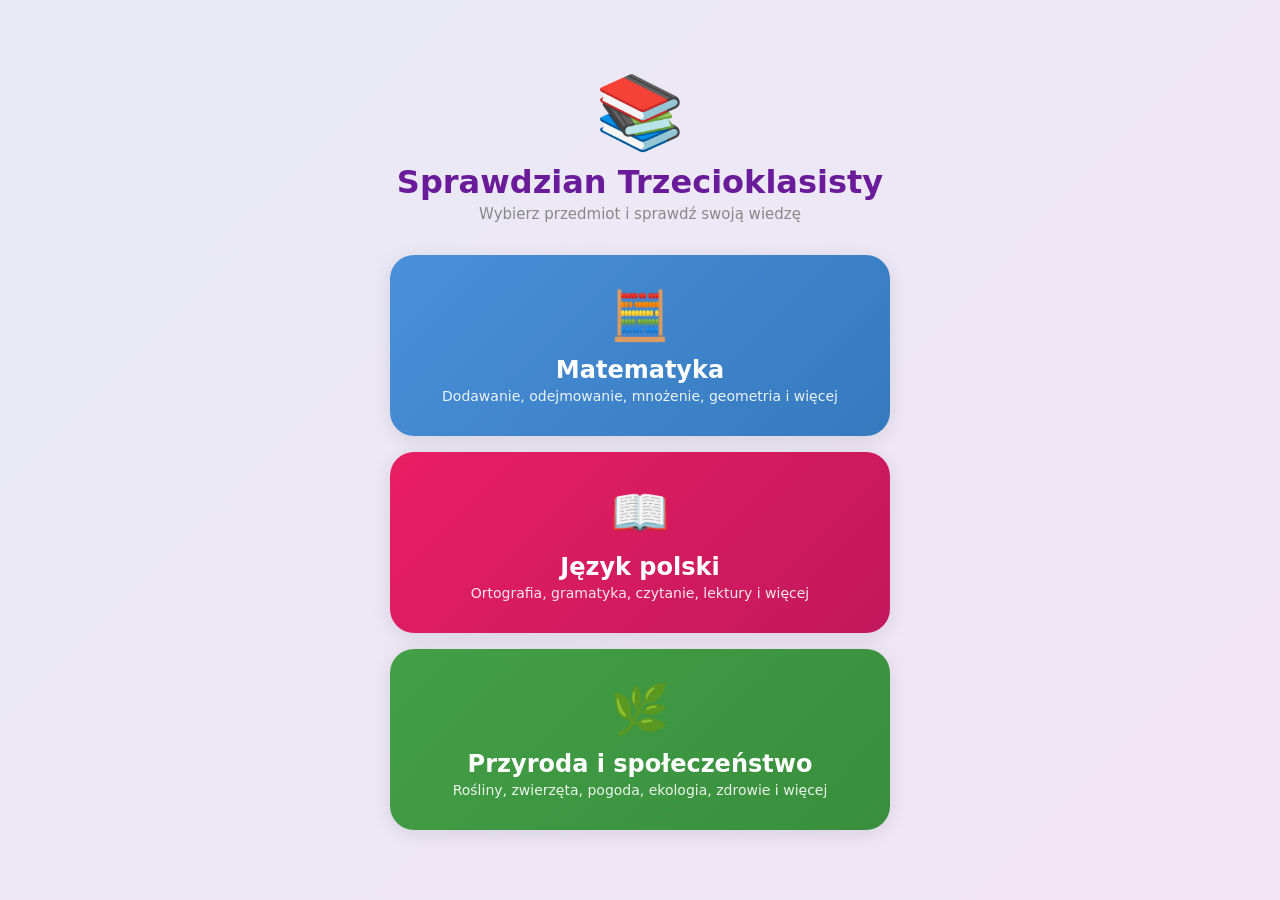
<file: index.html>
<!DOCTYPE html>
<html lang="pl">
<head>
  <meta charset="UTF-8">
  <meta name="viewport" content="width=device-width, initial-scale=1.0, maximum-scale=1.0, user-scalable=no">
  <meta name="theme-color" content="#6A1B9A">
  <meta name="description" content="Quiz edukacyjny dla klas 1-3 szkoły podstawowej">
  <title>Sprawdzian Trzecioklasisty</title>
  <style>
    * { margin: 0; padding: 0; box-sizing: border-box; }
    body {
      font-family: 'Segoe UI', system-ui, sans-serif;
      background: linear-gradient(135deg, #e8eaf6 0%, #f3e5f5 100%);
      min-height: 100vh;
      display: flex;
      align-items: center;
      justify-content: center;
      padding: 24px;
    }
    .container {
      max-width: 500px;
      width: 100%;
      text-align: center;
    }
    .logo { font-size: 72px; margin-bottom: 8px; }
    h1 {
      font-size: 32px; font-weight: 800;
      color: #6A1B9A; margin-bottom: 4px;
    }
    .subtitle {
      font-size: 15px; color: #888;
      margin-bottom: 32px;
    }
    .cards { display: flex; flex-direction: column; gap: 16px; }
    .card {
      display: block; padding: 32px 24px; cursor: pointer;
      border-radius: 24px; text-decoration: none;
      transition: all 0.25s; box-shadow: 0 4px 20px rgba(0,0,0,0.1);
    }
    .card:active { transform: scale(0.97); }
    .card-math { background: linear-gradient(135deg, #4A90D9, #357ABD); color: white; }
    .card-polish { background: linear-gradient(135deg, #E91E63, #C2185B); color: white; }
    .card-nature { background: linear-gradient(135deg, #43A047, #388E3C); color: white; }
    .card-icon { font-size: 48px; display: block; margin-bottom: 12px; }
    .card-title { font-size: 24px; font-weight: 700; margin-bottom: 4px; }
    .card-desc { font-size: 14px; opacity: 0.9; }
  </style>
</head>
<body>
  <div class="container">
    <div class="logo">📚</div>
    <h1>Sprawdzian Trzecioklasisty</h1>
    <p class="subtitle">Wybierz przedmiot i sprawdź swoją wiedzę</p>
    <div class="cards">
      <a class="card card-math" href="matematyka/">
        <span class="card-icon">🧮</span>
        <div class="card-title">Matematyka</div>
        <div class="card-desc">Dodawanie, odejmowanie, mnożenie, geometria i więcej</div>
      </a>
      <a class="card card-polish" href="jezyk-polski/">
        <span class="card-icon">📖</span>
        <div class="card-title">Język polski</div>
        <div class="card-desc">Ortografia, gramatyka, czytanie, lektury i więcej</div>
      </a>
      <a class="card card-nature" href="przyroda/">
        <span class="card-icon">🌿</span>
        <div class="card-title">Przyroda i społeczeństwo</div>
        <div class="card-desc">Rośliny, zwierzęta, pogoda, ekologia, zdrowie i więcej</div>
      </a>
    </div>
  </div>
</body>
</html>
</file>
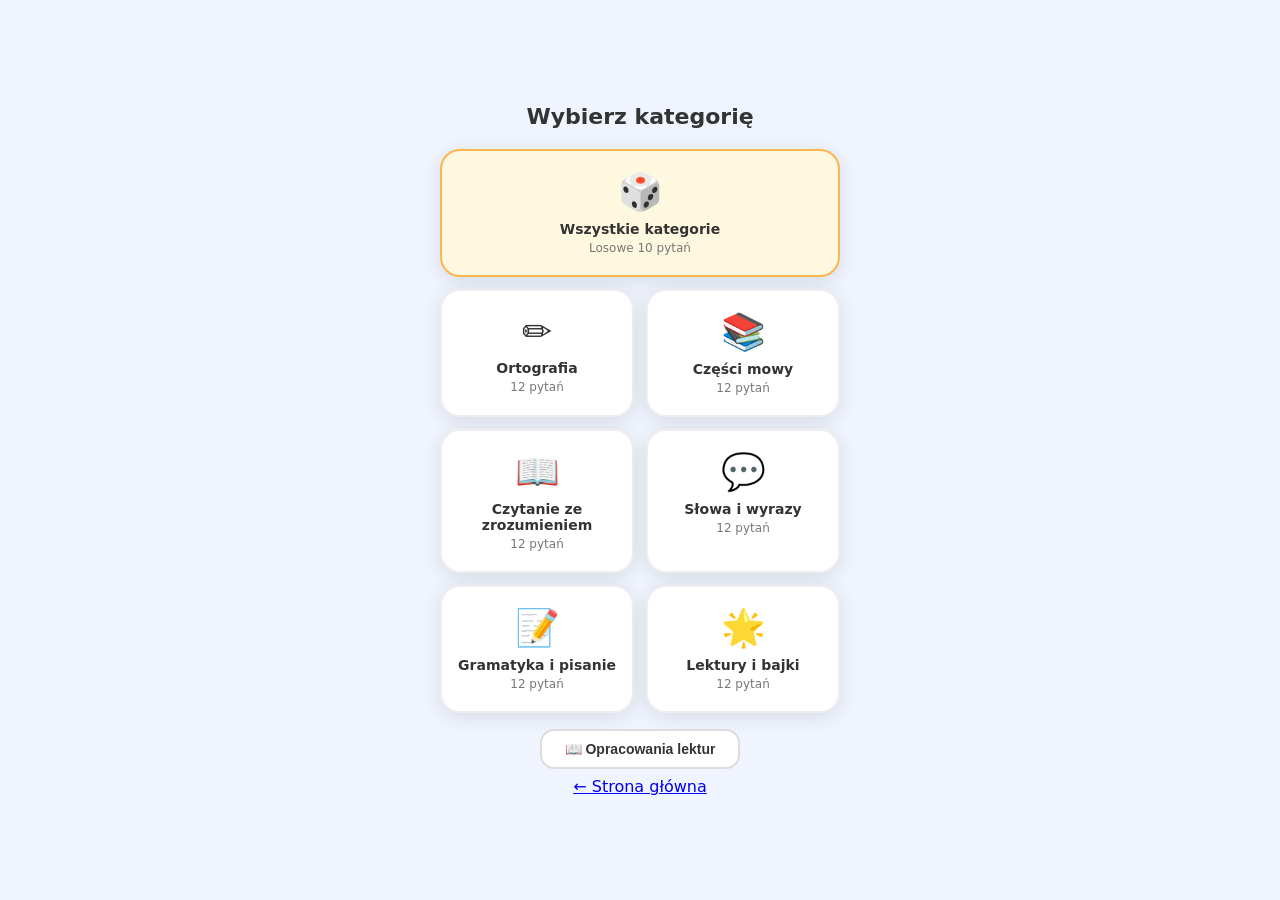
<file: jezyk-polski/index.html>
<!DOCTYPE html>
<html lang="pl">
<head>
  <meta charset="UTF-8">
  <meta name="viewport" content="width=device-width, initial-scale=1.0, maximum-scale=1.0, user-scalable=no">
  <meta name="theme-color" content="#E91E63">
  <meta name="description" content="Quiz z języka polskiego dla klas 1-3 szkoły podstawowej">
  <link rel="manifest" href="manifest.json">
  <link rel="apple-touch-icon" href="icons/icon-192.png">
  <title>Polski Mistrz - Quiz dla Trzecioklasisty</title>
  <link rel="stylesheet" href="css/style.css">
</head>
<body>
  <div id="app">
    <div id="screen-categories" class="screen active">
      <div class="container">
        <h2>Wybierz kategorię</h2>
        <div id="categories-list" class="categories-grid"></div>
        <button class="btn btn-secondary btn-small" onclick="showScreen('screen-lektury')" style="margin-top:16px">📖 Opracowania lektur</button>
        <a href="../" class="link-back" style="margin-top:8px">← Strona główna</a>
      </div>
    </div>

    <div id="screen-quiz" class="screen">
      <div class="container">
        <div id="quiz-header">
          <button class="btn-quit" onclick="quitQuiz()" aria-label="Opuść quiz">✕</button>
          <div id="quiz-progress">Pytanie <span id="current-question">1</span> z <span id="total-questions">10</span></div>
          <div id="quiz-timer">⏱ <span id="timer-display">00:00</span></div>
          <div id="quiz-score">⭐ <span id="score-display">0</span></div>
        </div>
        <div id="quiz-category-label" class="category-label"></div>
        <div id="question-text" class="question-text"></div>
        <button class="btn-notepad" onclick="toggleNotepad()" id="btn-notepad">📝 Notatnik</button>
        <div id="notepad-container" class="notepad-container hidden">
          <textarea id="notepad-text" class="notepad-textarea" placeholder="Tu możesz zanotować swoje przemyślenia..." rows="4"></textarea>
        </div>
        <div id="answers-container" class="answers"></div>
        <div id="explanation-box" class="explanation hidden">
          <div id="explanation-content"></div>
          <button class="btn btn-primary" onclick="nextQuestion()">Następne pytanie →</button>
        </div>
      </div>
    </div>

    <div id="screen-results" class="screen">
      <div class="container">
        <div class="results-header">
          <div class="results-icon">🏆</div>
          <h2>Koniec quizu!</h2>
        </div>
        <div id="results-summary" class="results-summary"></div>
        <div id="results-details" class="results-details"></div>
        <button class="btn btn-primary btn-large" onclick="showScreen('screen-categories')">Następny quiz</button>
        <a href="../" class="btn btn-secondary" style="margin-top:12px;text-decoration:none;display:inline-block">← Strona główna</a>
      </div>
    </div>

    <!-- Ekran opracowań lektur -->
    <div id="screen-lektury" class="screen">
      <div class="container">
        <div class="lektury-header">
          <button class="btn-quit" onclick="showScreen('screen-categories')" aria-label="Powrót">✕</button>
          <h2 style="flex:1;margin:0">📖 Opracowania lektur</h2>
        </div>
        <div id="lektury-list" class="lektury-list scrollable"></div>
      </div>
    </div>

    <!-- Ekran szczegółów lektury -->
    <div id="screen-lektura-detail" class="screen">
      <div class="container">
        <div class="lektury-header">
          <button class="btn-quit" onclick="showScreen('screen-lektury')" aria-label="Powrót">✕</button>
          <h2 style="flex:1;margin:0" id="lektura-detail-title">Tytuł</h2>
        </div>
        <div id="lektura-detail-content" class="lektura-detail scrollable"></div>
      </div>
    </div>
  </div>

  <script src="js/questions.js"></script>
  <script src="js/quiz.js"></script>
  <script src="js/app.js"></script>
</body>
</html>
</file>
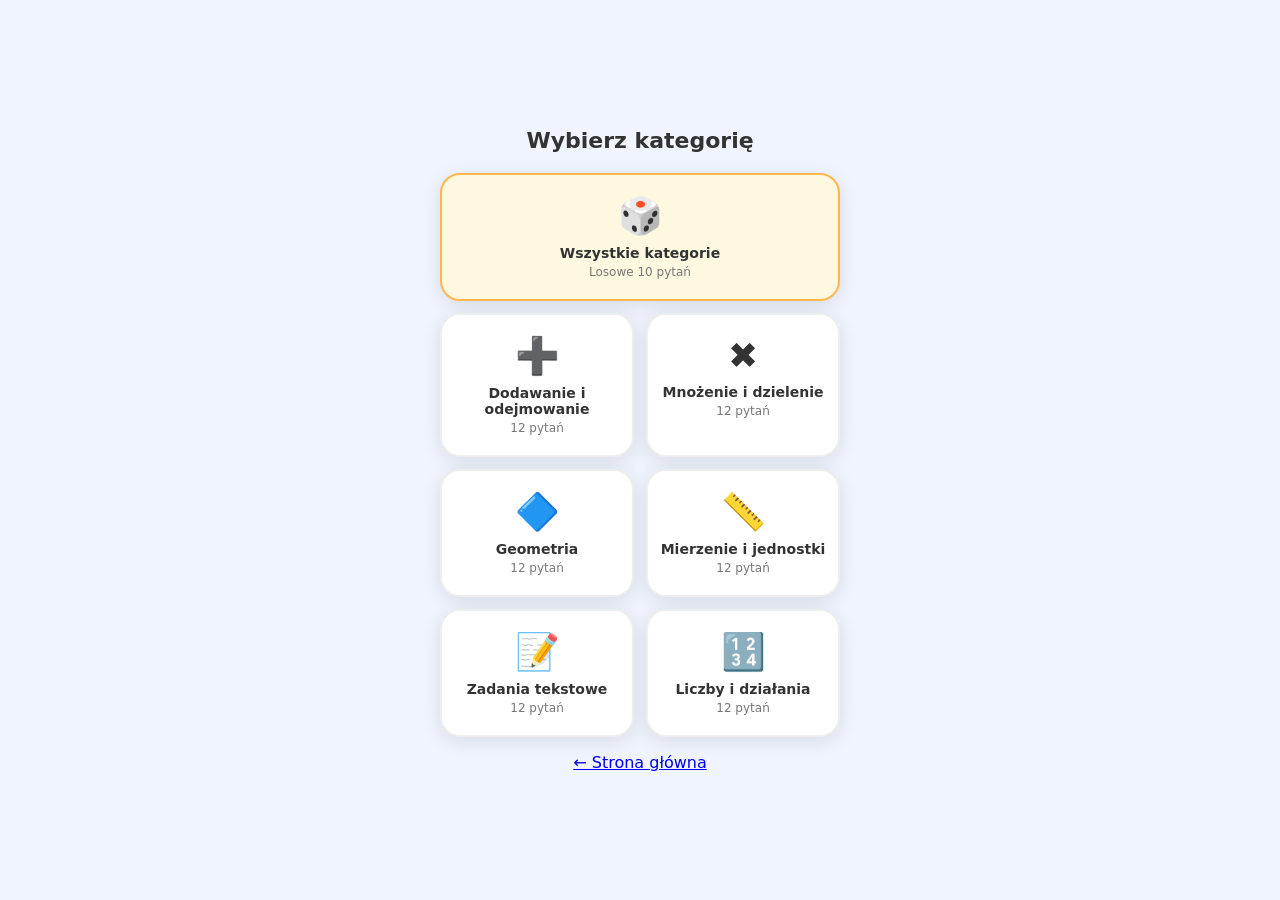
<file: matematyka/index.html>
<!DOCTYPE html>
<html lang="pl">
<head>
  <meta charset="UTF-8">
  <meta name="viewport" content="width=device-width, initial-scale=1.0, maximum-scale=1.0, user-scalable=no">
  <meta name="theme-color" content="#4A90D9">
  <meta name="description" content="Quiz matematyczny dla klas 1-3 szkoły podstawowej">
  <link rel="manifest" href="manifest.json">
  <link rel="apple-touch-icon" href="icons/icon-192.png">
  <title>Matematyczny Mistrz - Quiz dla Trzecioklasisty</title>
  <link rel="stylesheet" href="css/style.css">
</head>
<body>
  <div id="app">
    <!-- Ekran wyboru kategorii -->
    <div id="screen-categories" class="screen active">
      <div class="container">
        <h2>Wybierz kategorię</h2>
        <div id="categories-list" class="categories-grid"></div>
        <a href="../" class="link-back" style="margin-top:16px">← Strona główna</a>
      </div>
    </div>

    <!-- Ekran pytań -->
    <div id="screen-quiz" class="screen">
      <div class="container">
        <div id="quiz-header">
          <button class="btn-quit" onclick="quitQuiz()" aria-label="Opuść quiz">✕</button>
          <div id="quiz-progress">Pytanie <span id="current-question">1</span> z <span id="total-questions">10</span></div>
          <div id="quiz-timer">⏱ <span id="timer-display">00:00</span></div>
          <div id="quiz-score">⭐ <span id="score-display">0</span></div>
        </div>
        <div id="quiz-category-label" class="category-label"></div>
        <div id="question-text" class="question-text"></div>
        <button class="btn-notepad" onclick="toggleNotepad()" id="btn-notepad">📝 Notatnik</button>
        <div id="notepad-container" class="notepad-container hidden">
          <textarea id="notepad-text" class="notepad-textarea" placeholder="Tu możesz rozpisać obliczenia..." rows="4"></textarea>
        </div>
        <div id="answers-container" class="answers"></div>
        <div id="explanation-box" class="explanation hidden">
          <div id="explanation-content"></div>
          <button class="btn btn-primary" onclick="nextQuestion()">Następne pytanie →</button>
        </div>
      </div>
    </div>

    <!-- Ekran wyników -->
    <div id="screen-results" class="screen">
      <div class="container">
        <div class="results-header">
          <div class="results-icon">🏆</div>
          <h2>Koniec quizu!</h2>
        </div>
        <div id="results-summary" class="results-summary"></div>
        <div id="results-details" class="results-details"></div>
        <button class="btn btn-primary btn-large" onclick="showScreen('screen-categories')">Następny quiz</button>
        <a href="../" class="btn btn-secondary" style="margin-top:12px;text-decoration:none;display:inline-block">← Strona główna</a>
      </div>
    </div>
  </div>

  <script src="js/questions.js"></script>
  <script src="js/quiz.js"></script>
  <script src="js/app.js"></script>
</body>
</html>
</file>
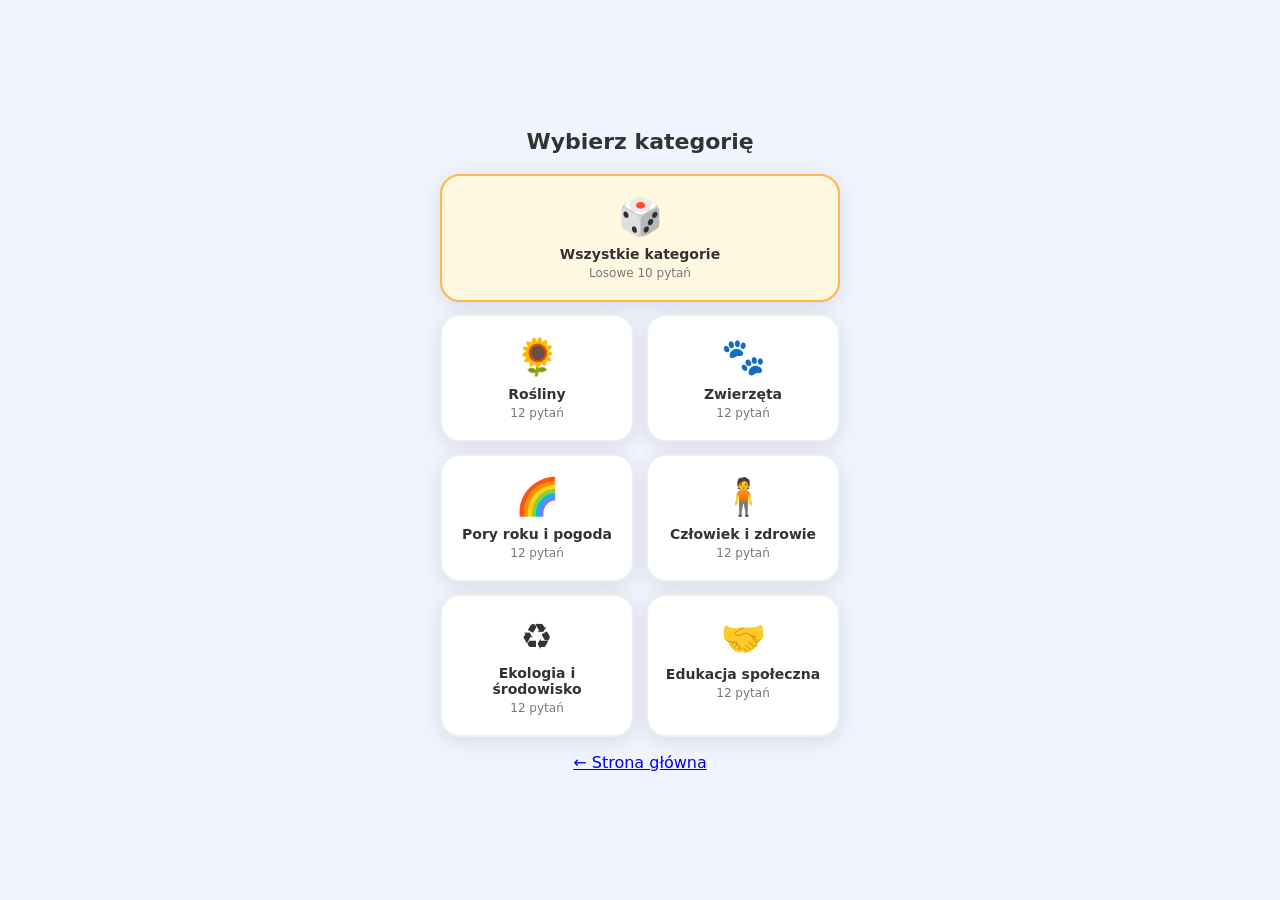
<file: przyroda/index.html>
<!DOCTYPE html>
<html lang="pl">
<head>
  <meta charset="UTF-8">
  <meta name="viewport" content="width=device-width, initial-scale=1.0, maximum-scale=1.0, user-scalable=no">
  <meta name="theme-color" content="#43A047">
  <meta name="description" content="Quiz z przyrody i edukacji społecznej dla klas 1-3 szkoły podstawowej">
  <link rel="manifest" href="manifest.json">
  <link rel="apple-touch-icon" href="icons/icon-192.png">
  <title>Przyrodnik - Quiz dla Trzecioklasisty</title>
  <link rel="stylesheet" href="css/style.css">
</head>
<body>
  <div id="app">
    <div id="screen-categories" class="screen active">
      <div class="container">
        <h2>Wybierz kategorię</h2>
        <div id="categories-list" class="categories-grid"></div>
        <a href="../" class="link-back" style="margin-top:16px">← Strona główna</a>
      </div>
    </div>

    <div id="screen-quiz" class="screen">
      <div class="container">
        <div id="quiz-header">
          <button class="btn-quit" onclick="quitQuiz()" aria-label="Opuść quiz">✕</button>
          <div id="quiz-progress">Pytanie <span id="current-question">1</span> z <span id="total-questions">10</span></div>
          <div id="quiz-timer">⏱ <span id="timer-display">00:00</span></div>
          <div id="quiz-score">⭐ <span id="score-display">0</span></div>
        </div>
        <div id="quiz-category-label" class="category-label"></div>
        <div id="question-text" class="question-text"></div>
        <button class="btn-notepad" onclick="toggleNotepad()" id="btn-notepad">📝 Notatnik</button>
        <div id="notepad-container" class="notepad-container hidden">
          <textarea id="notepad-text" class="notepad-textarea" placeholder="Tu możesz zanotować swoje przemyślenia..." rows="4"></textarea>
        </div>
        <div id="answers-container" class="answers"></div>
        <div id="explanation-box" class="explanation hidden">
          <div id="explanation-content"></div>
          <button class="btn btn-primary" onclick="nextQuestion()">Następne pytanie →</button>
        </div>
      </div>
    </div>

    <div id="screen-results" class="screen">
      <div class="container">
        <div class="results-header">
          <div class="results-icon">🏆</div>
          <h2>Koniec quizu!</h2>
        </div>
        <div id="results-summary" class="results-summary"></div>
        <div id="results-details" class="results-details"></div>
        <button class="btn btn-primary btn-large" onclick="showScreen('screen-categories')">Następny quiz</button>
        <a href="../" class="btn btn-secondary" style="margin-top:12px;text-decoration:none;display:inline-block">← Strona główna</a>
      </div>
    </div>
  </div>

  <script src="js/questions.js"></script>
  <script src="js/quiz.js"></script>
  <script src="js/app.js"></script>
</body>
</html>
</file>
<file: jezyk-polski/css/style.css>
* {
  margin: 0;
  padding: 0;
  box-sizing: border-box;
}

:root {
  --primary: #E91E63;
  --primary-dark: #C2185B;
  --secondary: #FFB74D;
  --success: #66BB6A;
  --error: #EF5350;
  --bg: #F0F4FF;
  --card: #FFFFFF;
  --text: #333333;
  --text-light: #777777;
  --shadow: 0 4px 20px rgba(0,0,0,0.1);
  --radius: 20px;
}

html, body {
  height: 100%;
  font-family: 'Segoe UI', 'Roboto', system-ui, -apple-system, sans-serif;
  background: var(--bg);
  color: var(--text);
  -webkit-tap-highlight-color: transparent;
  touch-action: manipulation;
}

#app {
  min-height: 100vh;
  max-width: 600px;
  margin: 0 auto;
  padding: 16px;
  display: flex;
  flex-direction: column;
}

/* Screens */
.screen {
  display: none;
  flex: 1;
  animation: fadeIn 0.3s ease;
}
.screen.active {
  display: flex;
}

@keyframes fadeIn {
  from { opacity: 0; transform: translateY(10px); }
  to { opacity: 1; transform: translateY(0); }
}

@keyframes pulse {
  0%, 100% { transform: scale(1); }
  50% { transform: scale(1.05); }
}

@keyframes slideDown {
  from { opacity: 0; max-height: 0; }
  to { opacity: 1; max-height: 500px; }
}

@keyframes confetti-fall {
  0% { transform: translateY(-100px) rotate(0deg); opacity: 1; }
  100% { transform: translateY(100vh) rotate(720deg); opacity: 0; }
}

.container {
  flex: 1;
  display: flex;
  flex-direction: column;
  align-items: center;
  justify-content: center;
  padding: 20px 16px;
}

/* Logo */
.logo {
  font-size: 80px;
  margin-bottom: 8px;
  animation: pulse 2s infinite;
}

/* Headings */
h1 {
  font-size: 28px;
  font-weight: 800;
  color: var(--primary);
  text-align: center;
}

h2 {
  font-size: 22px;
  font-weight: 700;
  color: var(--text);
  text-align: center;
  margin-bottom: 20px;
}

.subtitle {
  font-size: 14px;
  color: var(--text-light);
  text-align: center;
  margin: 4px 0;
}

.desc {
  font-size: 15px;
  color: var(--text-light);
  text-align: center;
  line-height: 1.5;
  margin: 16px 0 24px;
}

/* Buttons */
.btn {
  display: inline-flex;
  align-items: center;
  justify-content: center;
  gap: 8px;
  border: none;
  border-radius: 14px;
  font-size: 16px;
  font-weight: 600;
  cursor: pointer;
  padding: 14px 28px;
  transition: all 0.2s;
  width: 100%;
  touch-action: manipulation;
}

.btn:active {
  transform: scale(0.97);
}

.btn-primary {
  background: var(--primary);
  color: white;
  box-shadow: 0 4px 12px rgba(74, 144, 217, 0.3);
}

.btn-primary:hover {
  background: var(--primary-dark);
}

.btn-secondary {
  background: var(--card);
  color: var(--text);
  border: 2px solid #ddd;
}

.btn-secondary:hover {
  border-color: var(--primary);
  color: var(--primary);
}

.btn-success {
  background: var(--success);
  color: white;
}

.btn-error {
  background: var(--error);
  color: white;
}

.btn-small {
  padding: 10px 20px;
  font-size: 14px;
  max-width: 200px;
}

.btn-large {
  padding: 18px 36px;
  font-size: 18px;
}

/* Categories grid */
.categories-grid {
  display: grid;
  grid-template-columns: 1fr 1fr;
  gap: 12px;
  width: 100%;
  max-width: 400px;
}

.category-card {
  background: var(--card);
  border: 2px solid #eee;
  border-radius: var(--radius);
  padding: 20px 12px;
  text-align: center;
  cursor: pointer;
  transition: all 0.2s;
  box-shadow: var(--shadow);
  touch-action: manipulation;
}

.category-card:active {
  transform: scale(0.96);
}

.category-card .cat-icon {
  font-size: 36px;
  display: block;
  margin-bottom: 8px;
}

.category-card .cat-name {
  font-size: 14px;
  font-weight: 600;
  color: var(--text);
}

.category-card .cat-count {
  font-size: 12px;
  color: var(--text-light);
  margin-top: 4px;
}

.category-card.random {
  grid-column: 1 / -1;
  border-color: var(--secondary);
  background: #FFF8E1;
}

.category-card:hover {
  border-color: var(--primary);
  transform: translateY(-2px);
}

/* Quiz header */
#quiz-header {
  display: flex;
  justify-content: space-between;
  align-items: center;
  width: 100%;
  padding: 12px 0;
  border-bottom: 2px solid #eee;
  margin-bottom: 16px;
  font-size: 14px;
  font-weight: 600;
  color: var(--text-light);
  gap: 8px;
}

.btn-quit {
  background: #ffebee;
  border: 2px solid #ef9a9a;
  border-radius: 50%;
  width: 36px;
  height: 36px;
  font-size: 16px;
  font-weight: 700;
  color: #c62828;
  cursor: pointer;
  display: flex;
  align-items: center;
  justify-content: center;
  flex-shrink: 0;
  transition: all 0.2s;
  touch-action: manipulation;
}

.btn-quit:active {
  transform: scale(0.9);
  background: #ffcdd2;
}

.btn-notepad {
  background: #fff3e0;
  border: 2px solid #ffcc80;
  border-radius: 12px;
  padding: 8px 16px;
  font-size: 13px;
  font-weight: 600;
  color: #e65100;
  cursor: pointer;
  align-self: flex-start;
  transition: all 0.2s;
  touch-action: manipulation;
  margin-bottom: 8px;
}

.btn-notepad:active {
  transform: scale(0.96);
  background: #ffe0b2;
}

.btn-notepad.active {
  background: #ffe0b2;
  border-color: #e65100;
}

.notepad-container {
  width: 100%;
  margin-bottom: 12px;
  animation: slideDown 0.2s ease;
}

.notepad-container.hidden {
  display: none;
}

.notepad-textarea {
  width: 100%;
  padding: 12px;
  border: 2px solid #ffcc80;
  border-radius: 12px;
  font-size: 15px;
  font-family: inherit;
  resize: vertical;
  min-height: 60px;
  background: #fffaf0;
  outline: none;
  transition: border-color 0.2s;
}

.notepad-textarea:focus {
  border-color: var(--primary);
}

#quiz-header #quiz-timer {
  color: var(--primary);
}

#quiz-header #quiz-score {
  color: var(--secondary);
}

.category-label {
  font-size: 12px;
  font-weight: 600;
  color: var(--primary);
  background: #E3EDFA;
  padding: 4px 12px;
  border-radius: 20px;
  margin-bottom: 16px;
  align-self: flex-start;
}

/* Question */
.question-text {
  font-size: 20px;
  font-weight: 700;
  text-align: center;
  line-height: 1.5;
  margin: 24px 0;
  width: 100%;
  min-height: 60px;
}

/* Answers */
.answers {
  width: 100%;
  display: flex;
  flex-direction: column;
  gap: 10px;
}

.answer-btn {
  width: 100%;
  padding: 16px 20px;
  background: var(--card);
  border: 2px solid #e0e0e0;
  border-radius: 14px;
  font-size: 17px;
  font-weight: 500;
  text-align: left;
  cursor: pointer;
  transition: all 0.2s;
  touch-action: manipulation;
}

.answer-btn:active {
  transform: scale(0.98);
}

.answer-btn:hover {
  border-color: var(--primary);
  background: #F5F8FF;
}

.answer-btn.correct {
  border-color: var(--success);
  background: #E8F5E9;
  color: #2E7D32;
}

.answer-btn.wrong {
  border-color: var(--error);
  background: #FFEBEE;
  color: #C62828;
}

.answer-btn.disabled {
  cursor: default;
  opacity: 0.7;
}

.answer-btn .answer-letter {
  display: inline-block;
  width: 28px;
  height: 28px;
  line-height: 28px;
  text-align: center;
  border-radius: 50%;
  background: #f0f0f0;
  font-weight: 700;
  font-size: 13px;
  margin-right: 12px;
  color: var(--text-light);
}

.answer-btn.correct .answer-letter {
  background: var(--success);
  color: white;
}

.answer-btn.wrong .answer-letter {
  background: var(--error);
  color: white;
}

/* Explanation box */
.explanation {
  width: 100%;
  margin-top: 16px;
  padding: 16px;
  background: #FFF8E1;
  border: 2px solid var(--secondary);
  border-radius: 14px;
  animation: slideDown 0.3s ease;
}

.explanation .exp-label {
  font-weight: 700;
  color: #E65100;
  font-size: 13px;
  margin-bottom: 8px;
}

.explanation .exp-text {
  font-size: 15px;
  line-height: 1.5;
  color: #555;
  margin-bottom: 16px;
}

.explanation.hidden {
  display: none;
}

/* Results */
.results-header {
  text-align: center;
  margin-bottom: 24px;
}

.results-icon {
  font-size: 64px;
}

.results-summary {
  text-align: center;
  margin-bottom: 24px;
}

.results-summary .score-big {
  font-size: 48px;
  font-weight: 800;
  color: var(--primary);
}

.results-summary .score-label {
  font-size: 16px;
  color: var(--text-light);
}

.results-summary .score-message {
  font-size: 18px;
  margin-top: 8px;
  font-weight: 600;
}

.results-details {
  width: 100%;
  display: flex;
  flex-direction: column;
  gap: 12px;
  margin-bottom: 24px;
}

.result-item {
  background: var(--card);
  border-radius: 14px;
  padding: 14px;
  border-left: 4px solid var(--success);
  box-shadow: 0 2px 8px rgba(0,0,0,0.05);
}

.result-item.wrong {
  border-left-color: var(--error);
}

.result-item .ri-question {
  font-weight: 600;
  font-size: 15px;
  margin-bottom: 4px;
}

.result-item .ri-answer {
  font-size: 13px;
  color: var(--text-light);
}

.result-item .ri-answer .correct-text {
  color: var(--success);
  font-weight: 600;
}

.result-item .ri-answer .wrong-text {
  color: var(--error);
  font-weight: 600;
}

/* Timer warning */
.timer-warning {
  color: var(--error) !important;
  animation: pulse 1s infinite;
}

/* Scrollable */
.scrollable {
  flex: 1;
  overflow-y: auto;
  width: 100%;
}

/* Responsive */
@media (max-width: 480px) {
  .categories-grid {
    grid-template-columns: 1fr 1fr;
    gap: 8px;
  }

  .category-card {
    padding: 16px 8px;
  }

  .category-card .cat-icon {
    font-size: 28px;
  }

  .question-text {
    font-size: 18px;
  }

  .answer-btn {
    padding: 14px 16px;
    font-size: 15px;
  }

  h1 { font-size: 24px; }
}

/* Confetti (for perfect score) */
.confetti-piece {
  position: fixed;
  width: 10px;
  height: 10px;
  top: -10px;
  z-index: 999;
  animation: confetti-fall 3s ease-in forwards;
  pointer-events: none;
}

/* Lektury */
.lektury-header {
  display: flex;
  align-items: center;
  gap: 12px;
  width: 100%;
  margin-bottom: 16px;
}

.lektury-list {
  width: 100%;
  display: flex;
  flex-direction: column;
  gap: 12px;
  padding-bottom: 40px;
}

.lektury-card {
  background: var(--card);
  border: 2px solid #f0f0f0;
  border-radius: 16px;
  padding: 16px;
  cursor: pointer;
  transition: all 0.2s;
  box-shadow: 0 2px 12px rgba(0,0,0,0.06);
  text-align: left;
  touch-action: manipulation;
}

.lektury-card:active {
  transform: scale(0.98);
}

.lektury-card .lc-icon {
  font-size: 32px;
  display: block;
  margin-bottom: 8px;
}

.lektury-card .lc-title {
  font-size: 16px;
  font-weight: 700;
  color: var(--text);
  margin-bottom: 4px;
}

.lektury-card .lc-author {
  font-size: 13px;
  color: var(--text-light);
}

.lektury-card:hover {
  border-color: var(--primary);
}

.lektura-detail {
  width: 100%;
  padding-bottom: 40px;
}

.lektura-detail .ld-icon {
  font-size: 48px;
  display: block;
  text-align: center;
  margin-bottom: 12px;
}

.lektura-detail .ld-title {
  font-size: 22px;
  font-weight: 700;
  text-align: center;
  color: var(--primary);
  margin-bottom: 4px;
}

.lektura-detail .ld-author {
  font-size: 14px;
  text-align: center;
  color: var(--text-light);
  margin-bottom: 20px;
}

.lektura-detail .ld-section {
  margin-bottom: 16px;
}

.lektura-detail .ld-section-title {
  font-size: 15px;
  font-weight: 700;
  color: var(--text);
  margin-bottom: 6px;
  padding-bottom: 4px;
  border-bottom: 2px solid #f0f0f0;
}

.lektura-detail .ld-section-text {
  font-size: 14px;
  line-height: 1.6;
  color: #555;
}

.lektura-detail .ld-section-text ul {
  padding-left: 20px;
  margin-top: 4px;
}

.lektura-detail .ld-section-text li {
  margin-bottom: 4px;
}
</file>
<file: matematyka/css/style.css>
* {
  margin: 0;
  padding: 0;
  box-sizing: border-box;
}

:root {
  --primary: #4A90D9;
  --primary-dark: #357ABD;
  --secondary: #FFB74D;
  --success: #66BB6A;
  --error: #EF5350;
  --bg: #F0F4FF;
  --card: #FFFFFF;
  --text: #333333;
  --text-light: #777777;
  --shadow: 0 4px 20px rgba(0,0,0,0.1);
  --radius: 20px;
}

html, body {
  height: 100%;
  font-family: 'Segoe UI', 'Roboto', system-ui, -apple-system, sans-serif;
  background: var(--bg);
  color: var(--text);
  -webkit-tap-highlight-color: transparent;
  touch-action: manipulation;
}

#app {
  min-height: 100vh;
  max-width: 600px;
  margin: 0 auto;
  padding: 16px;
  display: flex;
  flex-direction: column;
}

/* Screens */
.screen {
  display: none;
  flex: 1;
  animation: fadeIn 0.3s ease;
}
.screen.active {
  display: flex;
}

@keyframes fadeIn {
  from { opacity: 0; transform: translateY(10px); }
  to { opacity: 1; transform: translateY(0); }
}

@keyframes pulse {
  0%, 100% { transform: scale(1); }
  50% { transform: scale(1.05); }
}

@keyframes slideDown {
  from { opacity: 0; max-height: 0; }
  to { opacity: 1; max-height: 500px; }
}

@keyframes confetti-fall {
  0% { transform: translateY(-100px) rotate(0deg); opacity: 1; }
  100% { transform: translateY(100vh) rotate(720deg); opacity: 0; }
}

.container {
  flex: 1;
  display: flex;
  flex-direction: column;
  align-items: center;
  justify-content: center;
  padding: 20px 16px;
}

/* Logo */
.logo {
  font-size: 80px;
  margin-bottom: 8px;
  animation: pulse 2s infinite;
}

/* Headings */
h1 {
  font-size: 28px;
  font-weight: 800;
  color: var(--primary);
  text-align: center;
}

h2 {
  font-size: 22px;
  font-weight: 700;
  color: var(--text);
  text-align: center;
  margin-bottom: 20px;
}

.subtitle {
  font-size: 14px;
  color: var(--text-light);
  text-align: center;
  margin: 4px 0;
}

.desc {
  font-size: 15px;
  color: var(--text-light);
  text-align: center;
  line-height: 1.5;
  margin: 16px 0 24px;
}

/* Buttons */
.btn {
  display: inline-flex;
  align-items: center;
  justify-content: center;
  gap: 8px;
  border: none;
  border-radius: 14px;
  font-size: 16px;
  font-weight: 600;
  cursor: pointer;
  padding: 14px 28px;
  transition: all 0.2s;
  width: 100%;
  touch-action: manipulation;
}

.btn:active {
  transform: scale(0.97);
}

.btn-primary {
  background: var(--primary);
  color: white;
  box-shadow: 0 4px 12px rgba(74, 144, 217, 0.3);
}

.btn-primary:hover {
  background: var(--primary-dark);
}

.btn-secondary {
  background: var(--card);
  color: var(--text);
  border: 2px solid #ddd;
}

.btn-secondary:hover {
  border-color: var(--primary);
  color: var(--primary);
}

.btn-success {
  background: var(--success);
  color: white;
}

.btn-error {
  background: var(--error);
  color: white;
}

.btn-small {
  padding: 10px 20px;
  font-size: 14px;
  max-width: 200px;
}

.btn-large {
  padding: 18px 36px;
  font-size: 18px;
}

/* Categories grid */
.categories-grid {
  display: grid;
  grid-template-columns: 1fr 1fr;
  gap: 12px;
  width: 100%;
  max-width: 400px;
}

.category-card {
  background: var(--card);
  border: 2px solid #eee;
  border-radius: var(--radius);
  padding: 20px 12px;
  text-align: center;
  cursor: pointer;
  transition: all 0.2s;
  box-shadow: var(--shadow);
  touch-action: manipulation;
}

.category-card:active {
  transform: scale(0.96);
}

.category-card .cat-icon {
  font-size: 36px;
  display: block;
  margin-bottom: 8px;
}

.category-card .cat-name {
  font-size: 14px;
  font-weight: 600;
  color: var(--text);
}

.category-card .cat-count {
  font-size: 12px;
  color: var(--text-light);
  margin-top: 4px;
}

.category-card.random {
  grid-column: 1 / -1;
  border-color: var(--secondary);
  background: #FFF8E1;
}

.category-card:hover {
  border-color: var(--primary);
  transform: translateY(-2px);
}

/* Quiz header */
#quiz-header {
  display: flex;
  justify-content: space-between;
  align-items: center;
  width: 100%;
  padding: 12px 0;
  border-bottom: 2px solid #eee;
  margin-bottom: 16px;
  font-size: 14px;
  font-weight: 600;
  color: var(--text-light);
  gap: 8px;
}

.btn-quit {
  background: #ffebee;
  border: 2px solid #ef9a9a;
  border-radius: 50%;
  width: 36px;
  height: 36px;
  font-size: 16px;
  font-weight: 700;
  color: #c62828;
  cursor: pointer;
  display: flex;
  align-items: center;
  justify-content: center;
  flex-shrink: 0;
  transition: all 0.2s;
  touch-action: manipulation;
}

.btn-quit:active {
  transform: scale(0.9);
  background: #ffcdd2;
}

.btn-notepad {
  background: #fff3e0;
  border: 2px solid #ffcc80;
  border-radius: 12px;
  padding: 8px 16px;
  font-size: 13px;
  font-weight: 600;
  color: #e65100;
  cursor: pointer;
  align-self: flex-start;
  transition: all 0.2s;
  touch-action: manipulation;
  margin-bottom: 8px;
}

.btn-notepad:active {
  transform: scale(0.96);
  background: #ffe0b2;
}

.btn-notepad.active {
  background: #ffe0b2;
  border-color: #e65100;
}

.notepad-container {
  width: 100%;
  margin-bottom: 12px;
  animation: slideDown 0.2s ease;
}

.notepad-container.hidden {
  display: none;
}

.notepad-textarea {
  width: 100%;
  padding: 12px;
  border: 2px solid #ffcc80;
  border-radius: 12px;
  font-size: 15px;
  font-family: inherit;
  resize: vertical;
  min-height: 60px;
  background: #fffaf0;
  outline: none;
  transition: border-color 0.2s;
}

.notepad-textarea:focus {
  border-color: var(--primary);
}

#quiz-header #quiz-timer {
  color: var(--primary);
}

#quiz-header #quiz-score {
  color: var(--secondary);
}

.category-label {
  font-size: 12px;
  font-weight: 600;
  color: var(--primary);
  background: #E3EDFA;
  padding: 4px 12px;
  border-radius: 20px;
  margin-bottom: 16px;
  align-self: flex-start;
}

/* Question */
.question-text {
  font-size: 20px;
  font-weight: 700;
  text-align: center;
  line-height: 1.5;
  margin: 24px 0;
  width: 100%;
  min-height: 60px;
}

/* Answers */
.answers {
  width: 100%;
  display: flex;
  flex-direction: column;
  gap: 10px;
}

.answer-btn {
  width: 100%;
  padding: 16px 20px;
  background: var(--card);
  border: 2px solid #e0e0e0;
  border-radius: 14px;
  font-size: 17px;
  font-weight: 500;
  text-align: left;
  cursor: pointer;
  transition: all 0.2s;
  touch-action: manipulation;
}

.answer-btn:active {
  transform: scale(0.98);
}

.answer-btn:hover {
  border-color: var(--primary);
  background: #F5F8FF;
}

.answer-btn.correct {
  border-color: var(--success);
  background: #E8F5E9;
  color: #2E7D32;
}

.answer-btn.wrong {
  border-color: var(--error);
  background: #FFEBEE;
  color: #C62828;
}

.answer-btn.disabled {
  cursor: default;
  opacity: 0.7;
}

.answer-btn .answer-letter {
  display: inline-block;
  width: 28px;
  height: 28px;
  line-height: 28px;
  text-align: center;
  border-radius: 50%;
  background: #f0f0f0;
  font-weight: 700;
  font-size: 13px;
  margin-right: 12px;
  color: var(--text-light);
}

.answer-btn.correct .answer-letter {
  background: var(--success);
  color: white;
}

.answer-btn.wrong .answer-letter {
  background: var(--error);
  color: white;
}

/* Explanation box */
.explanation {
  width: 100%;
  margin-top: 16px;
  padding: 16px;
  background: #FFF8E1;
  border: 2px solid var(--secondary);
  border-radius: 14px;
  animation: slideDown 0.3s ease;
}

.explanation .exp-label {
  font-weight: 700;
  color: #E65100;
  font-size: 13px;
  margin-bottom: 8px;
}

.explanation .exp-text {
  font-size: 15px;
  line-height: 1.5;
  color: #555;
  margin-bottom: 16px;
}

.explanation.hidden {
  display: none;
}

/* Results */
.results-header {
  text-align: center;
  margin-bottom: 24px;
}

.results-icon {
  font-size: 64px;
}

.results-summary {
  text-align: center;
  margin-bottom: 24px;
}

.results-summary .score-big {
  font-size: 48px;
  font-weight: 800;
  color: var(--primary);
}

.results-summary .score-label {
  font-size: 16px;
  color: var(--text-light);
}

.results-summary .score-message {
  font-size: 18px;
  margin-top: 8px;
  font-weight: 600;
}

.results-details {
  width: 100%;
  display: flex;
  flex-direction: column;
  gap: 12px;
  margin-bottom: 24px;
}

.result-item {
  background: var(--card);
  border-radius: 14px;
  padding: 14px;
  border-left: 4px solid var(--success);
  box-shadow: 0 2px 8px rgba(0,0,0,0.05);
}

.result-item.wrong {
  border-left-color: var(--error);
}

.result-item .ri-question {
  font-weight: 600;
  font-size: 15px;
  margin-bottom: 4px;
}

.result-item .ri-answer {
  font-size: 13px;
  color: var(--text-light);
}

.result-item .ri-answer .correct-text {
  color: var(--success);
  font-weight: 600;
}

.result-item .ri-answer .wrong-text {
  color: var(--error);
  font-weight: 600;
}

/* Timer warning */
.timer-warning {
  color: var(--error) !important;
  animation: pulse 1s infinite;
}

/* Scrollable */
.scrollable {
  flex: 1;
  overflow-y: auto;
  width: 100%;
}

/* Responsive */
@media (max-width: 480px) {
  .categories-grid {
    grid-template-columns: 1fr 1fr;
    gap: 8px;
  }

  .category-card {
    padding: 16px 8px;
  }

  .category-card .cat-icon {
    font-size: 28px;
  }

  .question-text {
    font-size: 18px;
  }

  .answer-btn {
    padding: 14px 16px;
    font-size: 15px;
  }

  h1 { font-size: 24px; }
}

/* Confetti (for perfect score) */
.confetti-piece {
  position: fixed;
  width: 10px;
  height: 10px;
  top: -10px;
  z-index: 999;
  animation: confetti-fall 3s ease-in forwards;
  pointer-events: none;
}
</file>
<file: przyroda/css/style.css>
* {
  margin: 0;
  padding: 0;
  box-sizing: border-box;
}

:root {
  --primary: #43A047;
  --primary-dark: #388E3C;
  --secondary: #FFB74D;
  --success: #66BB6A;
  --error: #EF5350;
  --bg: #F0F4FF;
  --card: #FFFFFF;
  --text: #333333;
  --text-light: #777777;
  --shadow: 0 4px 20px rgba(0,0,0,0.1);
  --radius: 20px;
}

html, body {
  height: 100%;
  font-family: 'Segoe UI', 'Roboto', system-ui, -apple-system, sans-serif;
  background: var(--bg);
  color: var(--text);
  -webkit-tap-highlight-color: transparent;
  touch-action: manipulation;
}

#app {
  min-height: 100vh;
  max-width: 600px;
  margin: 0 auto;
  padding: 16px;
  display: flex;
  flex-direction: column;
}

/* Screens */
.screen {
  display: none;
  flex: 1;
  animation: fadeIn 0.3s ease;
}
.screen.active {
  display: flex;
}

@keyframes fadeIn {
  from { opacity: 0; transform: translateY(10px); }
  to { opacity: 1; transform: translateY(0); }
}

@keyframes pulse {
  0%, 100% { transform: scale(1); }
  50% { transform: scale(1.05); }
}

@keyframes slideDown {
  from { opacity: 0; max-height: 0; }
  to { opacity: 1; max-height: 500px; }
}

@keyframes confetti-fall {
  0% { transform: translateY(-100px) rotate(0deg); opacity: 1; }
  100% { transform: translateY(100vh) rotate(720deg); opacity: 0; }
}

.container {
  flex: 1;
  display: flex;
  flex-direction: column;
  align-items: center;
  justify-content: center;
  padding: 20px 16px;
}

/* Logo */
.logo {
  font-size: 80px;
  margin-bottom: 8px;
  animation: pulse 2s infinite;
}

/* Headings */
h1 {
  font-size: 28px;
  font-weight: 800;
  color: var(--primary);
  text-align: center;
}

h2 {
  font-size: 22px;
  font-weight: 700;
  color: var(--text);
  text-align: center;
  margin-bottom: 20px;
}

.subtitle {
  font-size: 14px;
  color: var(--text-light);
  text-align: center;
  margin: 4px 0;
}

.desc {
  font-size: 15px;
  color: var(--text-light);
  text-align: center;
  line-height: 1.5;
  margin: 16px 0 24px;
}

/* Buttons */
.btn {
  display: inline-flex;
  align-items: center;
  justify-content: center;
  gap: 8px;
  border: none;
  border-radius: 14px;
  font-size: 16px;
  font-weight: 600;
  cursor: pointer;
  padding: 14px 28px;
  transition: all 0.2s;
  width: 100%;
  touch-action: manipulation;
}

.btn:active {
  transform: scale(0.97);
}

.btn-primary {
  background: var(--primary);
  color: white;
  box-shadow: 0 4px 12px rgba(74, 144, 217, 0.3);
}

.btn-primary:hover {
  background: var(--primary-dark);
}

.btn-secondary {
  background: var(--card);
  color: var(--text);
  border: 2px solid #ddd;
}

.btn-secondary:hover {
  border-color: var(--primary);
  color: var(--primary);
}

.btn-success {
  background: var(--success);
  color: white;
}

.btn-error {
  background: var(--error);
  color: white;
}

.btn-small {
  padding: 10px 20px;
  font-size: 14px;
  max-width: 200px;
}

.btn-large {
  padding: 18px 36px;
  font-size: 18px;
}

/* Categories grid */
.categories-grid {
  display: grid;
  grid-template-columns: 1fr 1fr;
  gap: 12px;
  width: 100%;
  max-width: 400px;
}

.category-card {
  background: var(--card);
  border: 2px solid #eee;
  border-radius: var(--radius);
  padding: 20px 12px;
  text-align: center;
  cursor: pointer;
  transition: all 0.2s;
  box-shadow: var(--shadow);
  touch-action: manipulation;
}

.category-card:active {
  transform: scale(0.96);
}

.category-card .cat-icon {
  font-size: 36px;
  display: block;
  margin-bottom: 8px;
}

.category-card .cat-name {
  font-size: 14px;
  font-weight: 600;
  color: var(--text);
}

.category-card .cat-count {
  font-size: 12px;
  color: var(--text-light);
  margin-top: 4px;
}

.category-card.random {
  grid-column: 1 / -1;
  border-color: var(--secondary);
  background: #FFF8E1;
}

.category-card:hover {
  border-color: var(--primary);
  transform: translateY(-2px);
}

/* Quiz header */
#quiz-header {
  display: flex;
  justify-content: space-between;
  align-items: center;
  width: 100%;
  padding: 12px 0;
  border-bottom: 2px solid #eee;
  margin-bottom: 16px;
  font-size: 14px;
  font-weight: 600;
  color: var(--text-light);
  gap: 8px;
}

.btn-quit {
  background: #ffebee;
  border: 2px solid #ef9a9a;
  border-radius: 50%;
  width: 36px;
  height: 36px;
  font-size: 16px;
  font-weight: 700;
  color: #c62828;
  cursor: pointer;
  display: flex;
  align-items: center;
  justify-content: center;
  flex-shrink: 0;
  transition: all 0.2s;
  touch-action: manipulation;
}

.btn-quit:active {
  transform: scale(0.9);
  background: #ffcdd2;
}

.btn-notepad {
  background: #fff3e0;
  border: 2px solid #ffcc80;
  border-radius: 12px;
  padding: 8px 16px;
  font-size: 13px;
  font-weight: 600;
  color: #e65100;
  cursor: pointer;
  align-self: flex-start;
  transition: all 0.2s;
  touch-action: manipulation;
  margin-bottom: 8px;
}

.btn-notepad:active {
  transform: scale(0.96);
  background: #ffe0b2;
}

.btn-notepad.active {
  background: #ffe0b2;
  border-color: #e65100;
}

.notepad-container {
  width: 100%;
  margin-bottom: 12px;
  animation: slideDown 0.2s ease;
}

.notepad-container.hidden {
  display: none;
}

.notepad-textarea {
  width: 100%;
  padding: 12px;
  border: 2px solid #ffcc80;
  border-radius: 12px;
  font-size: 15px;
  font-family: inherit;
  resize: vertical;
  min-height: 60px;
  background: #fffaf0;
  outline: none;
  transition: border-color 0.2s;
}

.notepad-textarea:focus {
  border-color: var(--primary);
}

#quiz-header #quiz-timer {
  color: var(--primary);
}

#quiz-header #quiz-score {
  color: var(--secondary);
}

.category-label {
  font-size: 12px;
  font-weight: 600;
  color: var(--primary);
  background: #E3EDFA;
  padding: 4px 12px;
  border-radius: 20px;
  margin-bottom: 16px;
  align-self: flex-start;
}

/* Question */
.question-text {
  font-size: 20px;
  font-weight: 700;
  text-align: center;
  line-height: 1.5;
  margin: 24px 0;
  width: 100%;
  min-height: 60px;
}

/* Answers */
.answers {
  width: 100%;
  display: flex;
  flex-direction: column;
  gap: 10px;
}

.answer-btn {
  width: 100%;
  padding: 16px 20px;
  background: var(--card);
  border: 2px solid #e0e0e0;
  border-radius: 14px;
  font-size: 17px;
  font-weight: 500;
  text-align: left;
  cursor: pointer;
  transition: all 0.2s;
  touch-action: manipulation;
}

.answer-btn:active {
  transform: scale(0.98);
}

.answer-btn:hover {
  border-color: var(--primary);
  background: #F5F8FF;
}

.answer-btn.correct {
  border-color: var(--success);
  background: #E8F5E9;
  color: #2E7D32;
}

.answer-btn.wrong {
  border-color: var(--error);
  background: #FFEBEE;
  color: #C62828;
}

.answer-btn.disabled {
  cursor: default;
  opacity: 0.7;
}

.answer-btn .answer-letter {
  display: inline-block;
  width: 28px;
  height: 28px;
  line-height: 28px;
  text-align: center;
  border-radius: 50%;
  background: #f0f0f0;
  font-weight: 700;
  font-size: 13px;
  margin-right: 12px;
  color: var(--text-light);
}

.answer-btn.correct .answer-letter {
  background: var(--success);
  color: white;
}

.answer-btn.wrong .answer-letter {
  background: var(--error);
  color: white;
}

/* Explanation box */
.explanation {
  width: 100%;
  margin-top: 16px;
  padding: 16px;
  background: #FFF8E1;
  border: 2px solid var(--secondary);
  border-radius: 14px;
  animation: slideDown 0.3s ease;
}

.explanation .exp-label {
  font-weight: 700;
  color: #E65100;
  font-size: 13px;
  margin-bottom: 8px;
}

.explanation .exp-text {
  font-size: 15px;
  line-height: 1.5;
  color: #555;
  margin-bottom: 16px;
}

.explanation.hidden {
  display: none;
}

/* Results */
.results-header {
  text-align: center;
  margin-bottom: 24px;
}

.results-icon {
  font-size: 64px;
}

.results-summary {
  text-align: center;
  margin-bottom: 24px;
}

.results-summary .score-big {
  font-size: 48px;
  font-weight: 800;
  color: var(--primary);
}

.results-summary .score-label {
  font-size: 16px;
  color: var(--text-light);
}

.results-summary .score-message {
  font-size: 18px;
  margin-top: 8px;
  font-weight: 600;
}

.results-details {
  width: 100%;
  display: flex;
  flex-direction: column;
  gap: 12px;
  margin-bottom: 24px;
}

.result-item {
  background: var(--card);
  border-radius: 14px;
  padding: 14px;
  border-left: 4px solid var(--success);
  box-shadow: 0 2px 8px rgba(0,0,0,0.05);
}

.result-item.wrong {
  border-left-color: var(--error);
}

.result-item .ri-question {
  font-weight: 600;
  font-size: 15px;
  margin-bottom: 4px;
}

.result-item .ri-answer {
  font-size: 13px;
  color: var(--text-light);
}

.result-item .ri-answer .correct-text {
  color: var(--success);
  font-weight: 600;
}

.result-item .ri-answer .wrong-text {
  color: var(--error);
  font-weight: 600;
}

/* Timer warning */
.timer-warning {
  color: var(--error) !important;
  animation: pulse 1s infinite;
}

/* Scrollable */
.scrollable {
  flex: 1;
  overflow-y: auto;
  width: 100%;
}

/* Responsive */
@media (max-width: 480px) {
  .categories-grid {
    grid-template-columns: 1fr 1fr;
    gap: 8px;
  }

  .category-card {
    padding: 16px 8px;
  }

  .category-card .cat-icon {
    font-size: 28px;
  }

  .question-text {
    font-size: 18px;
  }

  .answer-btn {
    padding: 14px 16px;
    font-size: 15px;
  }

  h1 { font-size: 24px; }
}

/* Confetti (for perfect score) */
.confetti-piece {
  position: fixed;
  width: 10px;
  height: 10px;
  top: -10px;
  z-index: 999;
  animation: confetti-fall 3s ease-in forwards;
  pointer-events: none;
}
</file>
